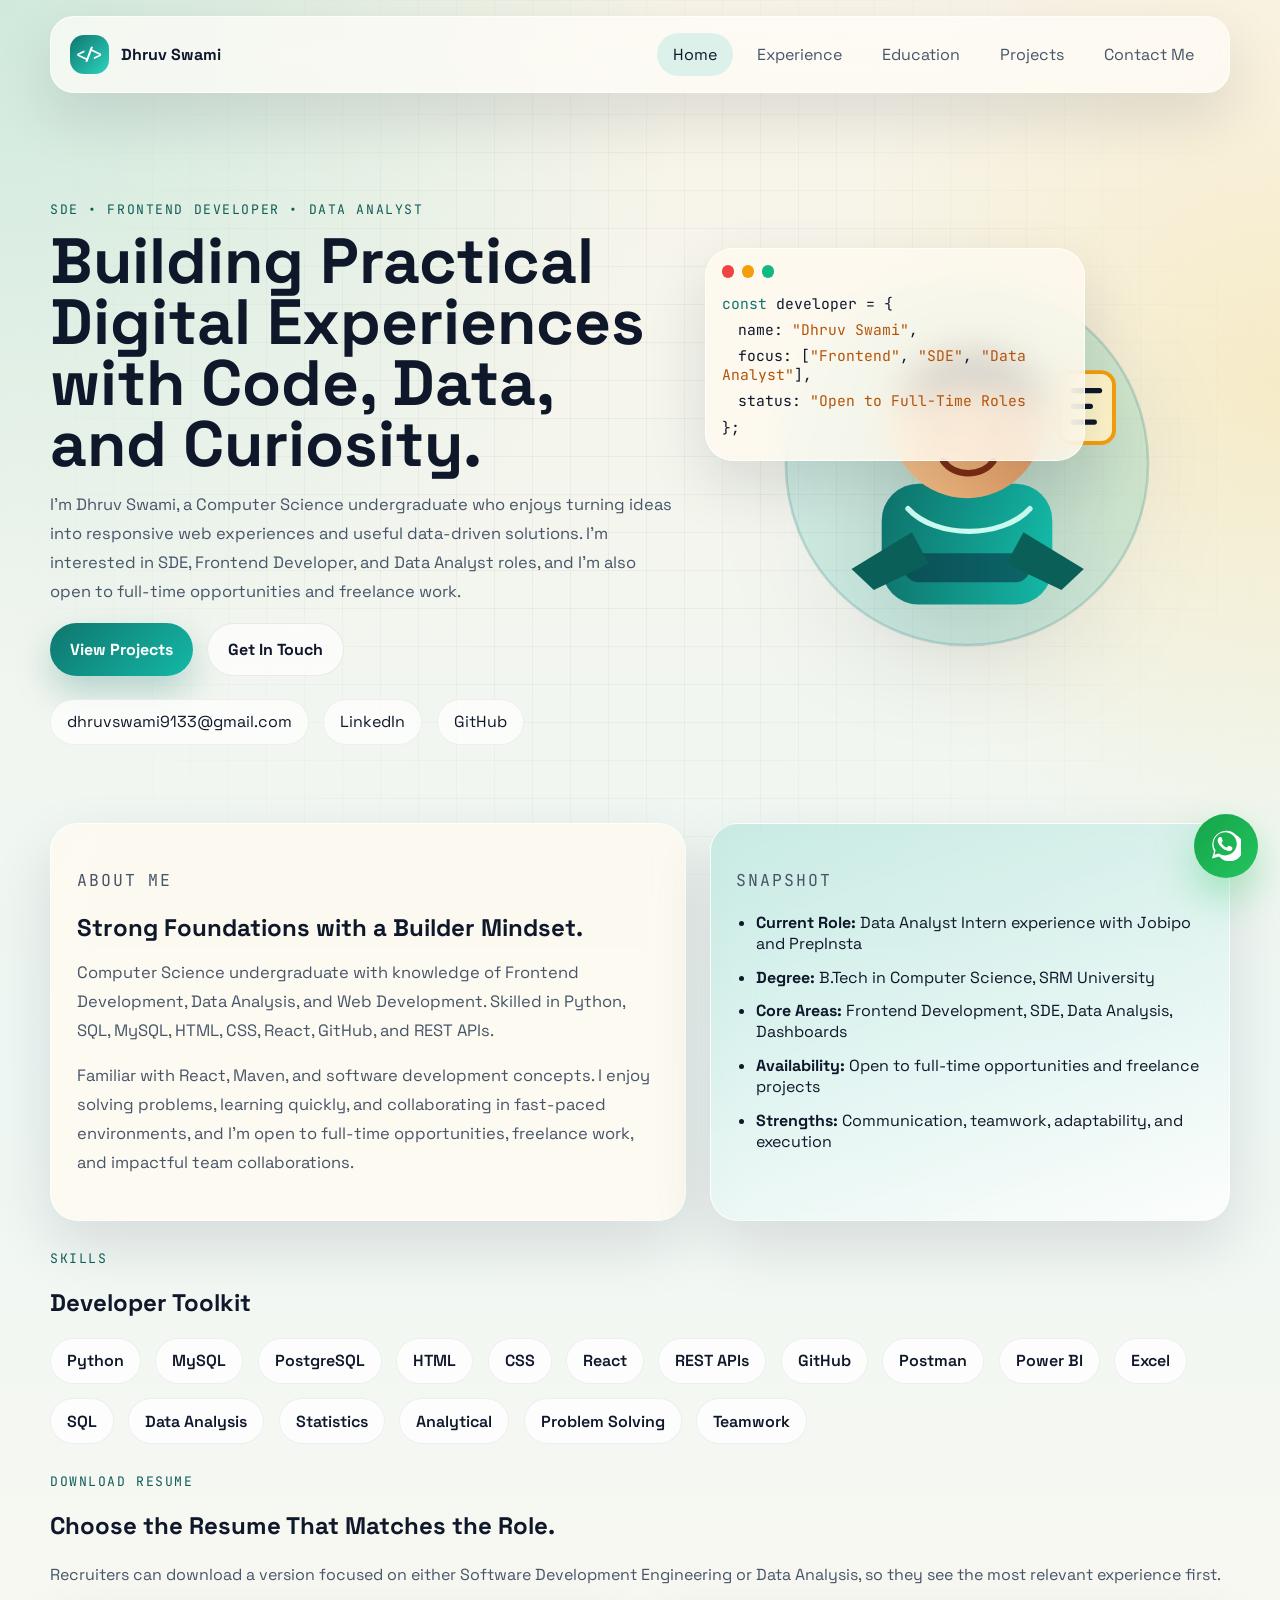
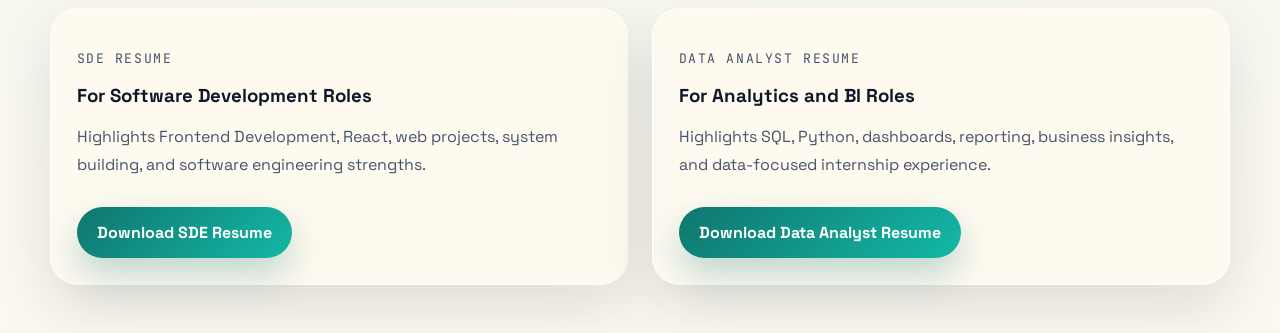
<file: index.html>
<!DOCTYPE html>
<html lang="en">
  <head>
    <meta charset="UTF-8" />
    <meta name="viewport" content="width=device-width, initial-scale=1.0" />
    <title>Dhruv Swami | SDE, Frontend Developer & Data Analyst</title>
    <meta
      name="description"
      content="Interactive resume and portfolio of Dhruv Swami, a Computer Science undergraduate focused on Frontend Development, SDE roles, Data Analysis, and Web Development."
    />
    <link rel="preconnect" href="https://fonts.googleapis.com" />
    <link rel="preconnect" href="https://fonts.gstatic.com" crossorigin />
    <link
      href="https://fonts.googleapis.com/css2?family=JetBrains+Mono:wght@400;600;700&family=Space+Grotesk:wght@400;500;700&display=swap"
      rel="stylesheet"
    />
    <link rel="stylesheet" href="styles.css" />
  </head>
  <body data-page="home">
    <div class="page-shell">
      <header class="site-header">
        <a class="brand" href="index.html">
          <span class="brand-mark">&lt;/&gt;</span>
          <span>Dhruv Swami</span>
        </a>
        <nav class="site-nav" aria-label="Primary navigation">
          <a href="index.html" data-nav="home">Home</a>
          <a href="experience.html" data-nav="experience">Experience</a>
          <a href="education.html" data-nav="education">Education</a>
          <a href="projects.html" data-nav="projects">Projects</a>
          <a href="contact.html" data-nav="contact">Contact Me</a>
        </nav>
      </header>

      <main>
        <section class="hero section reveal">
          <div class="hero-copy">
            <p class="eyebrow">SDE • Frontend Developer • Data Analyst</p>
            <h1>Building Practical Digital Experiences with Code, Data, and Curiosity.</h1>
            <p class="lead">
              I’m Dhruv Swami, a Computer Science undergraduate who enjoys turning ideas
              into responsive web experiences and useful data-driven solutions. I’m
              interested in SDE, Frontend Developer, and Data Analyst roles, and I’m
              also open to full-time opportunities and freelance work.
            </p>
            <div class="hero-actions">
              <a class="button button-primary" href="projects.html">View Projects</a>
              <a class="button button-secondary" href="contact.html">Get In Touch</a>
            </div>
            <div class="contact-pills">
              <a href="mailto:dhruvswami9133@gmail.com">dhruvswami9133@gmail.com</a>
              <a href="https://www.linkedin.com/in/dhruv-swami/" target="_blank" rel="noreferrer">LinkedIn</a>
              <a href="https://github.com/Dhruv9133" target="_blank" rel="noreferrer">GitHub</a>
            </div>
          </div>

          <div class="hero-visual reveal">
            <div class="code-window floating">
              <div class="window-bar">
                <span></span><span></span><span></span>
              </div>
              <div class="window-content">
                <p><span class="code-key">const</span> developer = {</p>
                <p><span class="code-indent">name:</span> <span class="code-string">"Dhruv Swami"</span>,</p>
                <p><span class="code-indent">focus:</span> [<span class="code-string">"Frontend"</span>, <span class="code-string">"SDE"</span>, <span class="code-string">"Data Analyst"</span>],</p>
                <p><span class="code-indent">status:</span> <span class="code-string typing-text"></span></p>
                <p>};</p>
              </div>
            </div>

            <div class="developer-character">
              <svg viewBox="0 0 320 320" aria-hidden="true">
                <defs>
                  <linearGradient id="skin" x1="0%" x2="100%">
                    <stop offset="0%" stop-color="#f6c28b" />
                    <stop offset="100%" stop-color="#e09a62" />
                  </linearGradient>
                  <linearGradient id="hoodie" x1="0%" x2="100%">
                    <stop offset="0%" stop-color="#0f766e" />
                    <stop offset="100%" stop-color="#14b8a6" />
                  </linearGradient>
                </defs>
                <circle cx="160" cy="160" r="138" class="character-halo" />
                <rect x="95" y="175" width="130" height="92" rx="28" fill="url(#hoodie)" />
                <circle cx="160" cy="128" r="58" fill="url(#skin)" />
                <path d="M109 112c8-42 97-57 112 4-17-8-37-14-56-14-20 0-42 8-56 10z" fill="#1f2937" />
                <circle cx="140" cy="133" r="5" fill="#1f2937" />
                <circle cx="181" cy="133" r="5" fill="#1f2937" />
                <path d="M142 158c9 12 29 12 38 0" fill="none" stroke="#7c2d12" stroke-width="5" stroke-linecap="round" />
                <path d="M115 194c21 23 72 23 93 0" fill="none" stroke="#ccfbf1" stroke-width="4" stroke-linecap="round" />
                <rect x="112" y="228" width="96" height="22" rx="11" fill="#083344" opacity="0.6" />
                <path d="M72 240l46-28 13 24-42 20z" fill="#0b5f59" />
                <path d="M249 240l-46-28-13 24 42 20z" fill="#0b5f59" />
                <rect x="230" y="90" width="42" height="54" rx="10" class="mini-card" />
                <path d="M241 104h20M241 116h13M241 128h16" stroke="#0f172a" stroke-width="4" stroke-linecap="round" />
              </svg>
            </div>
          </div>
        </section>

        <section class="section about-grid">
          <article class="info-card reveal">
            <p class="section-tag">About Me</p>
            <h2>Strong Foundations with a Builder Mindset.</h2>
            <p>
              Computer Science undergraduate with knowledge of Frontend Development,
              Data Analysis, and Web Development. Skilled in Python, SQL, MySQL, HTML,
              CSS, React, GitHub, and REST APIs.
            </p>
            <p>
              Familiar with React, Maven, and software development
              concepts. I enjoy solving problems, learning quickly, and collaborating in
              fast-paced environments, and I’m open to full-time opportunities,
              freelance work, and impactful team collaborations.
            </p>
          </article>

          <article class="info-card highlight reveal">
            <p class="section-tag">Snapshot</p>
            <ul class="stat-list">
              <li><strong>Current Role:</strong> Data Analyst Intern experience with Jobipo and PrepInsta</li>
              <li><strong>Degree:</strong> B.Tech in Computer Science, SRM University</li>
              <li><strong>Core Areas:</strong> Frontend Development, SDE, Data Analysis, Dashboards</li>
              <li><strong>Availability:</strong> Open to full-time opportunities and freelance projects</li>
              <li><strong>Strengths:</strong> Communication, teamwork, adaptability, and execution</li>
            </ul>
          </article>
        </section>

        <section class="section skills-section reveal">
          <div class="section-heading">
            <p class="section-tag">Skills</p>
            <h2>Developer Toolkit</h2>
          </div>
          <div class="chip-grid">
            <span>Python</span>
            <span>MySQL</span>
            <span>PostgreSQL</span>
            <span>HTML</span>
            <span>CSS</span>
            <span>React</span>
            <span>REST APIs</span>
            <span>GitHub</span>
            <span>Postman</span>
            <span>Power BI</span>
            <span>Excel</span>
            <span>SQL</span>
            <span>Data Analysis</span>
            <span>Statistics</span>
            <span>Analytical</span>
            <span>Problem Solving</span>
            <span>Teamwork</span>
          </div>
        </section>

        <section class="section resume-download-section reveal">
          <div class="section-heading">
            <p class="section-tag">Download Resume</p>
            <h2>Choose the Resume That Matches the Role.</h2>
            <p class="download-copy">
              Recruiters can download a version focused on either Software Development
              Engineering or Data Analysis, so they see the most relevant experience
              first.
            </p>
          </div>
          <div class="download-grid">
            <article class="download-card">
              <p class="project-type">SDE Resume</p>
              <h3>For Software Development Roles</h3>
              <p>
                Highlights Frontend Development, React, web projects, system building,
                and software engineering strengths.
              </p>
              <a class="button button-primary" href="Dhruv_Swami_SDE_Resume.pdf" download="Dhruv_Swami_SDE_Resume.pdf">
                Download SDE Resume
              </a>
            </article>
            <article class="download-card">
              <p class="project-type">Data Analyst Resume</p>
              <h3>For Analytics and BI Roles</h3>
              <p>
                Highlights SQL, Python, dashboards, reporting, business insights, and
                data-focused internship experience.
              </p>
              <a
                class="button button-primary"
                href="Dhruv_Swami_Data_Analyst_Resume.pdf"
                download="Dhruv_Swami_Data_Analyst_Resume.pdf"
              >
                Download Data Analyst Resume
              </a>
            </article>
          </div>
        </section>
      </main>
    </div>

    <a
      class="whatsapp-fab"
      href="https://wa.me/919664128188"
      target="_blank"
      rel="noreferrer"
      aria-label="Chat on WhatsApp"
    >
      <svg viewBox="0 0 32 32" aria-hidden="true">
        <path
          d="M27.1 4.8A14.7 14.7 0 0 0 4.2 22.6L2 30l7.6-2A14.7 14.7 0 1 0 27 5l.1-.2Zm-11.2 22a12.2 12.2 0 0 1-6.2-1.7l-.5-.3-4.5 1.2 1.2-4.4-.3-.5a12.2 12.2 0 1 1 10.3 5.7Zm6.7-9.1c-.4-.2-2.1-1-2.4-1.1-.3-.1-.6-.2-.9.2s-1 1.1-1.2 1.3c-.2.2-.5.3-.9.1-.4-.2-1.7-.6-3.2-2-.9-.8-1.6-1.9-1.8-2.2-.2-.4 0-.6.2-.8.2-.2.4-.5.6-.7.2-.2.3-.4.4-.7.1-.2.1-.5 0-.7-.1-.2-.9-2.2-1.2-3-.3-.7-.6-.6-.9-.6h-.8c-.3 0-.7.1-1 .5-.4.4-1.4 1.3-1.4 3.2 0 1.9 1.4 3.7 1.6 4 .2.2 2.8 4.3 6.7 5.9 3.9 1.7 3.9 1.1 4.6 1.1.7 0 2.1-.9 2.4-1.8.3-.9.3-1.7.2-1.8 0-.2-.3-.3-.7-.5Z"
        />
      </svg>
    </a>

    <script src="script.js"></script>
  </body>
</html>
</file>
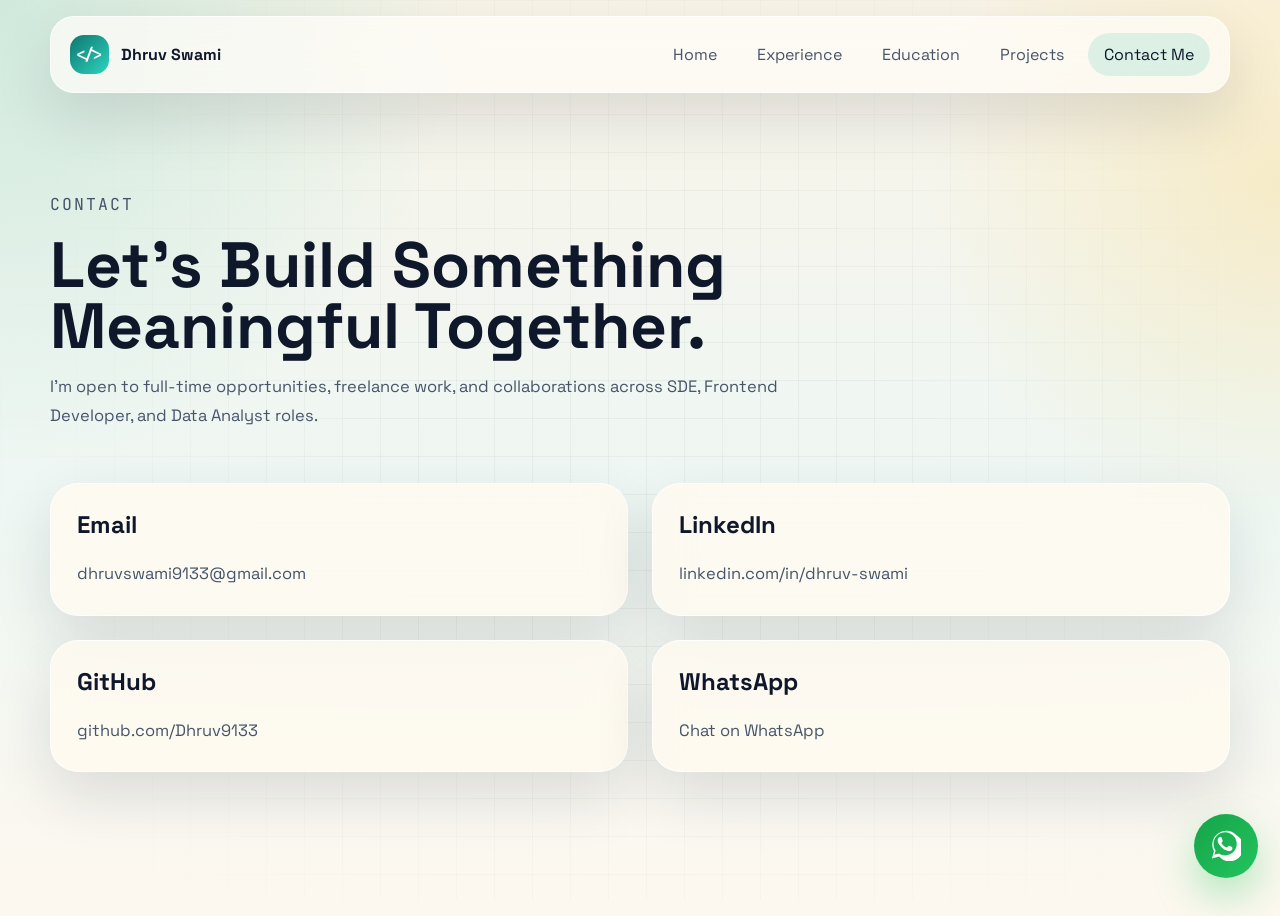
<file: contact.html>
<!DOCTYPE html>
<html lang="en">
  <head>
    <meta charset="UTF-8" />
    <meta name="viewport" content="width=device-width, initial-scale=1.0" />
    <title>Contact | Dhruv Swami</title>
    <link rel="preconnect" href="https://fonts.googleapis.com" />
    <link rel="preconnect" href="https://fonts.gstatic.com" crossorigin />
    <link
      href="https://fonts.googleapis.com/css2?family=JetBrains+Mono:wght@400;600;700&family=Space+Grotesk:wght@400;500;700&display=swap"
      rel="stylesheet"
    />
    <link rel="stylesheet" href="styles.css" />
  </head>
  <body data-page="contact">
    <div class="page-shell">
      <header class="site-header">
        <a class="brand" href="index.html">
          <span class="brand-mark">&lt;/&gt;</span>
          <span>Dhruv Swami</span>
        </a>
        <nav class="site-nav" aria-label="Primary navigation">
          <a href="index.html" data-nav="home">Home</a>
          <a href="experience.html" data-nav="experience">Experience</a>
          <a href="education.html" data-nav="education">Education</a>
          <a href="projects.html" data-nav="projects">Projects</a>
          <a href="contact.html" data-nav="contact">Contact Me</a>
        </nav>
      </header>

      <main class="inner-page">
        <section class="page-intro reveal">
          <p class="section-tag">Contact</p>
          <h1>Let’s Build Something Meaningful Together.</h1>
          <p>
            I’m open to full-time opportunities, freelance work, and collaborations
            across SDE, Frontend Developer, and Data Analyst roles.
          </p>
        </section>

        <section class="contact-grid">
          <article class="contact-card reveal">
            <h2>Email</h2>
            <a href="mailto:dhruvswami9133@gmail.com">dhruvswami9133@gmail.com</a>
          </article>

          <article class="contact-card reveal">
            <h2>LinkedIn</h2>
            <a href="https://www.linkedin.com/in/dhruv-swami/" target="_blank" rel="noreferrer">
              linkedin.com/in/dhruv-swami
            </a>
          </article>

          <article class="contact-card reveal">
            <h2>GitHub</h2>
            <a href="https://github.com/Dhruv9133" target="_blank" rel="noreferrer">
              github.com/Dhruv9133
            </a>
          </article>

          <article class="contact-card reveal">
            <h2>WhatsApp</h2>
            <a href="https://wa.me/919664128188" target="_blank" rel="noreferrer">
              Chat on WhatsApp
            </a>
          </article>
        </section>
      </main>
    </div>

    <a
      class="whatsapp-fab"
      href="https://wa.me/919664128188"
      target="_blank"
      rel="noreferrer"
      aria-label="Chat on WhatsApp"
    >
      <svg viewBox="0 0 32 32" aria-hidden="true">
        <path
          d="M27.1 4.8A14.7 14.7 0 0 0 4.2 22.6L2 30l7.6-2A14.7 14.7 0 1 0 27 5l.1-.2Zm-11.2 22a12.2 12.2 0 0 1-6.2-1.7l-.5-.3-4.5 1.2 1.2-4.4-.3-.5a12.2 12.2 0 1 1 10.3 5.7Zm6.7-9.1c-.4-.2-2.1-1-2.4-1.1-.3-.1-.6-.2-.9.2s-1 1.1-1.2 1.3c-.2.2-.5.3-.9.1-.4-.2-1.7-.6-3.2-2-.9-.8-1.6-1.9-1.8-2.2-.2-.4 0-.6.2-.8.2-.2.4-.5.6-.7.2-.2.3-.4.4-.7.1-.2.1-.5 0-.7-.1-.2-.9-2.2-1.2-3-.3-.7-.6-.6-.9-.6h-.8c-.3 0-.7.1-1 .5-.4.4-1.4 1.3-1.4 3.2 0 1.9 1.4 3.7 1.6 4 .2.2 2.8 4.3 6.7 5.9 3.9 1.7 3.9 1.1 4.6 1.1.7 0 2.1-.9 2.4-1.8.3-.9.3-1.7.2-1.8 0-.2-.3-.3-.7-.5Z"
        />
      </svg>
    </a>

    <script src="script.js"></script>
  </body>
</html>
</file>
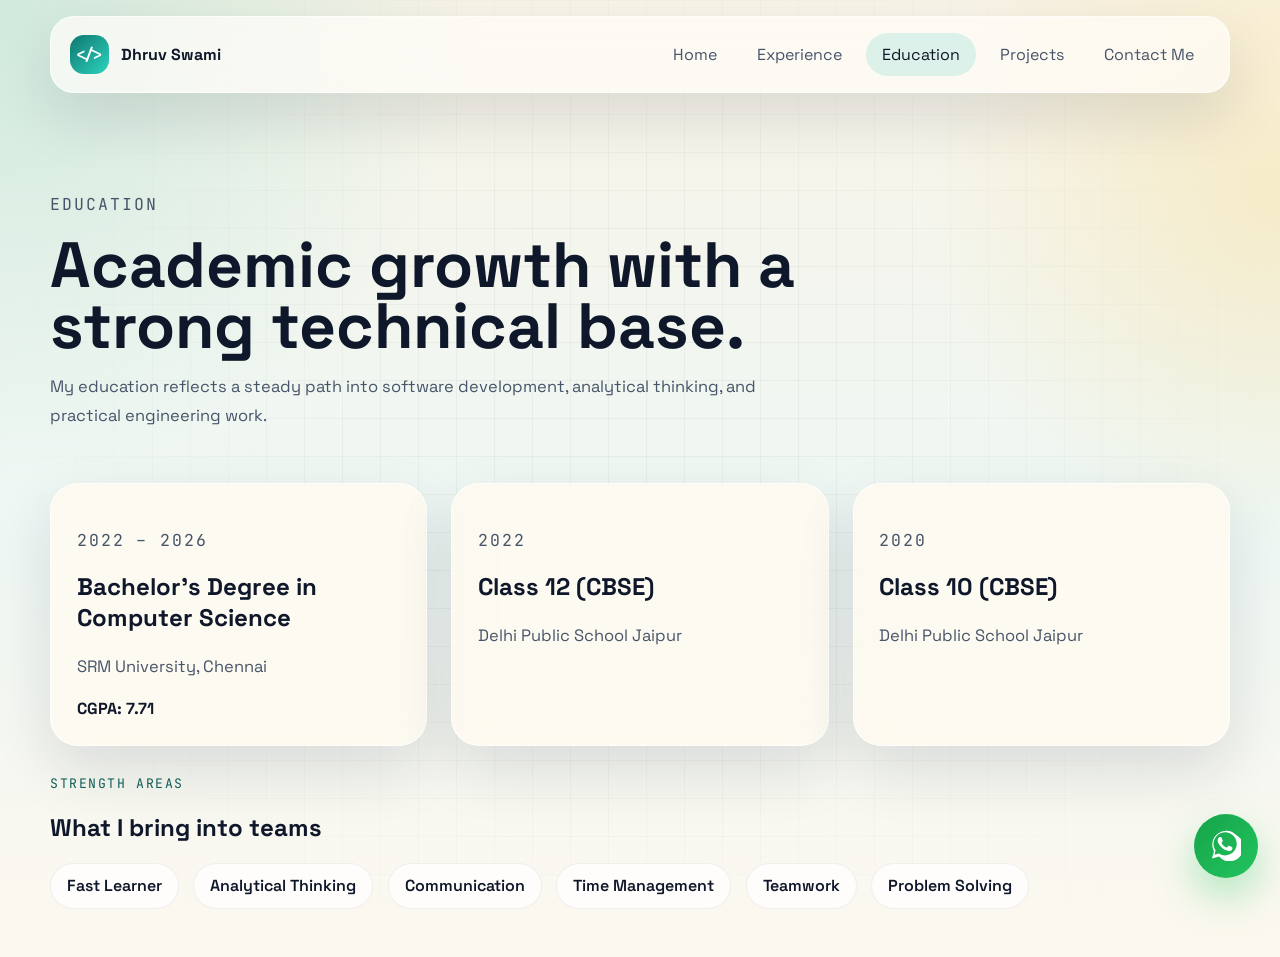
<file: education.html>
<!DOCTYPE html>
<html lang="en">
  <head>
    <meta charset="UTF-8" />
    <meta name="viewport" content="width=device-width, initial-scale=1.0" />
    <title>Education | Dhruv Swami</title>
    <link rel="preconnect" href="https://fonts.googleapis.com" />
    <link rel="preconnect" href="https://fonts.gstatic.com" crossorigin />
    <link
      href="https://fonts.googleapis.com/css2?family=JetBrains+Mono:wght@400;600;700&family=Space+Grotesk:wght@400;500;700&display=swap"
      rel="stylesheet"
    />
    <link rel="stylesheet" href="styles.css" />
  </head>
  <body data-page="education">
    <div class="page-shell">
      <header class="site-header">
        <a class="brand" href="index.html">
          <span class="brand-mark">&lt;/&gt;</span>
          <span>Dhruv Swami</span>
        </a>
        <nav class="site-nav" aria-label="Primary navigation">
          <a href="index.html" data-nav="home">Home</a>
          <a href="experience.html" data-nav="experience">Experience</a>
          <a href="education.html" data-nav="education">Education</a>
          <a href="projects.html" data-nav="projects">Projects</a>
          <a href="contact.html" data-nav="contact">Contact Me</a>
        </nav>
      </header>

      <main class="inner-page">
        <section class="page-intro reveal">
          <p class="section-tag">Education</p>
          <h1>Academic growth with a strong technical base.</h1>
          <p>
            My education reflects a steady path into software development, analytical
            thinking, and practical engineering work.
          </p>
        </section>

        <section class="education-grid">
          <article class="education-card reveal">
            <p class="year-label">2022 – 2026</p>
            <h2>Bachelor’s Degree in Computer Science</h2>
            <p>SRM University, Chennai</p>
            <strong>CGPA: 7.71</strong>
          </article>

          <article class="education-card reveal">
            <p class="year-label">2022</p>
            <h2>Class 12 (CBSE)</h2>
            <p>Delhi Public School Jaipur</p>
          </article>

          <article class="education-card reveal">
            <p class="year-label">2020</p>
            <h2>Class 10 (CBSE)</h2>
            <p>Delhi Public School Jaipur</p>
          </article>
        </section>

        <section class="section reveal">
          <div class="section-heading">
            <p class="section-tag">Strength Areas</p>
            <h2>What I bring into teams</h2>
          </div>
          <div class="chip-grid">
            <span>Fast Learner</span>
            <span>Analytical Thinking</span>
            <span>Communication</span>
            <span>Time Management</span>
            <span>Teamwork</span>
            <span>Problem Solving</span>
          </div>
        </section>
      </main>
    </div>

    <a
      class="whatsapp-fab"
      href="https://wa.me/919664128188"
      target="_blank"
      rel="noreferrer"
      aria-label="Chat on WhatsApp"
    >
      <svg viewBox="0 0 32 32" aria-hidden="true">
        <path
          d="M27.1 4.8A14.7 14.7 0 0 0 4.2 22.6L2 30l7.6-2A14.7 14.7 0 1 0 27 5l.1-.2Zm-11.2 22a12.2 12.2 0 0 1-6.2-1.7l-.5-.3-4.5 1.2 1.2-4.4-.3-.5a12.2 12.2 0 1 1 10.3 5.7Zm6.7-9.1c-.4-.2-2.1-1-2.4-1.1-.3-.1-.6-.2-.9.2s-1 1.1-1.2 1.3c-.2.2-.5.3-.9.1-.4-.2-1.7-.6-3.2-2-.9-.8-1.6-1.9-1.8-2.2-.2-.4 0-.6.2-.8.2-.2.4-.5.6-.7.2-.2.3-.4.4-.7.1-.2.1-.5 0-.7-.1-.2-.9-2.2-1.2-3-.3-.7-.6-.6-.9-.6h-.8c-.3 0-.7.1-1 .5-.4.4-1.4 1.3-1.4 3.2 0 1.9 1.4 3.7 1.6 4 .2.2 2.8 4.3 6.7 5.9 3.9 1.7 3.9 1.1 4.6 1.1.7 0 2.1-.9 2.4-1.8.3-.9.3-1.7.2-1.8 0-.2-.3-.3-.7-.5Z"
        />
      </svg>
    </a>

    <script src="script.js"></script>
  </body>
</html>
</file>
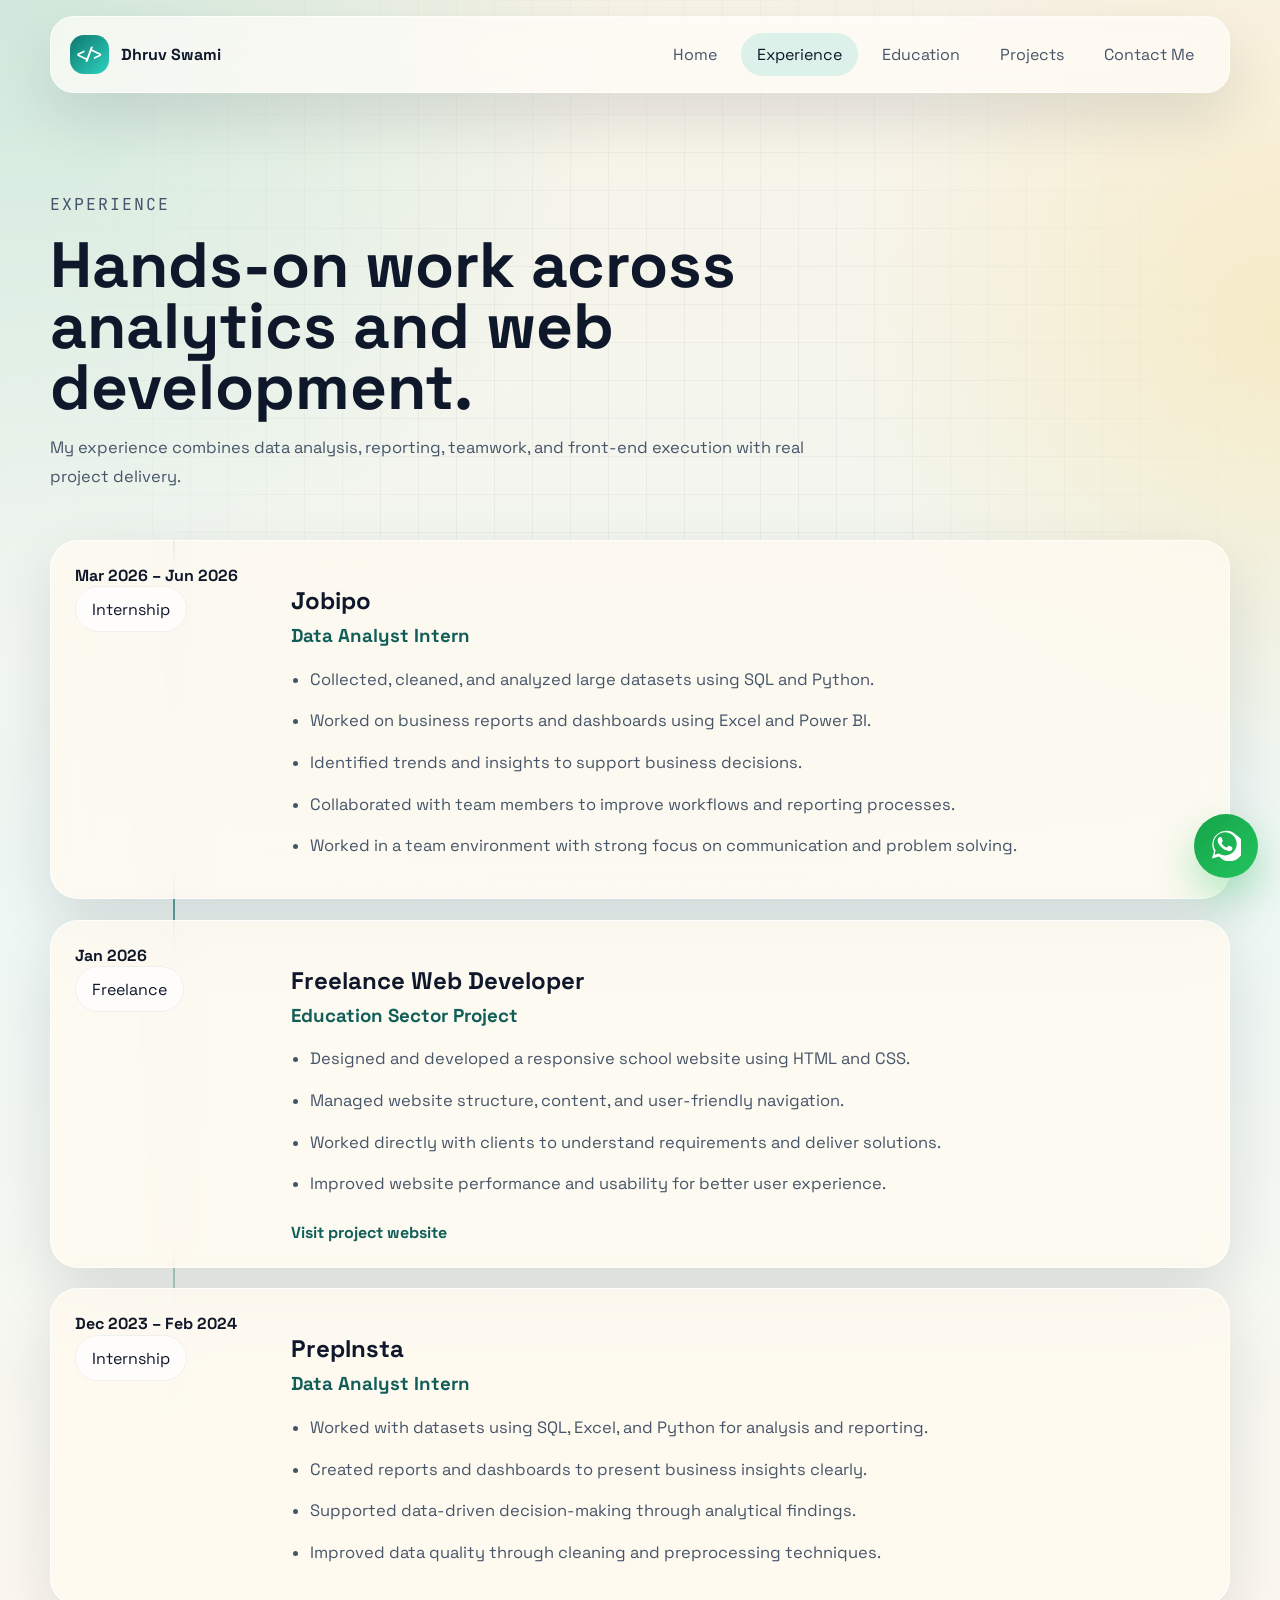
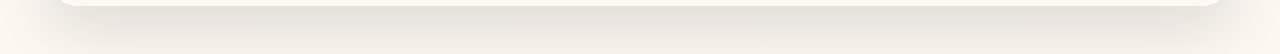
<file: experience.html>
<!DOCTYPE html>
<html lang="en">
  <head>
    <meta charset="UTF-8" />
    <meta name="viewport" content="width=device-width, initial-scale=1.0" />
    <title>Experience | Dhruv Swami</title>
    <link rel="preconnect" href="https://fonts.googleapis.com" />
    <link rel="preconnect" href="https://fonts.gstatic.com" crossorigin />
    <link
      href="https://fonts.googleapis.com/css2?family=JetBrains+Mono:wght@400;600;700&family=Space+Grotesk:wght@400;500;700&display=swap"
      rel="stylesheet"
    />
    <link rel="stylesheet" href="styles.css" />
  </head>
  <body data-page="experience">
    <div class="page-shell">
      <header class="site-header">
        <a class="brand" href="index.html">
          <span class="brand-mark">&lt;/&gt;</span>
          <span>Dhruv Swami</span>
        </a>
        <nav class="site-nav" aria-label="Primary navigation">
          <a href="index.html" data-nav="home">Home</a>
          <a href="experience.html" data-nav="experience">Experience</a>
          <a href="education.html" data-nav="education">Education</a>
          <a href="projects.html" data-nav="projects">Projects</a>
          <a href="contact.html" data-nav="contact">Contact Me</a>
        </nav>
      </header>

      <main class="inner-page">
        <section class="page-intro reveal">
          <p class="section-tag">Experience</p>
          <h1>Hands-on work across analytics and web development.</h1>
          <p>
            My experience combines data analysis, reporting, teamwork, and front-end
            execution with real project delivery.
          </p>
        </section>

        <section class="timeline">
          <article class="timeline-card reveal">
            <div class="timeline-meta">
              <p>Mar 2026 – Jun 2026</p>
              <span>Internship</span>
            </div>
            <div class="timeline-body">
              <h2>Jobipo</h2>
              <h3>Data Analyst Intern</h3>
              <ul>
                <li>Collected, cleaned, and analyzed large datasets using SQL and Python.</li>
                <li>Worked on business reports and dashboards using Excel and Power BI.</li>
                <li>Identified trends and insights to support business decisions.</li>
                <li>Collaborated with team members to improve workflows and reporting processes.</li>
                <li>Worked in a team environment with strong focus on communication and problem solving.</li>
              </ul>
            </div>
          </article>

          <article class="timeline-card reveal">
            <div class="timeline-meta">
              <p>Jan 2026</p>
              <span>Freelance</span>
            </div>
            <div class="timeline-body">
              <h2>Freelance Web Developer</h2>
              <h3>Education Sector Project</h3>
              <ul>
                <li>Designed and developed a responsive school website using HTML and CSS.</li>
                <li>Managed website structure, content, and user-friendly navigation.</li>
                <li>Worked directly with clients to understand requirements and deliver solutions.</li>
                <li>Improved website performance and usability for better user experience.</li>
              </ul>
              <a
                class="inline-link"
                href="https://stsamuelbalesar.in"
                target="_blank"
                rel="noreferrer"
              >
                Visit project website
              </a>
            </div>
          </article>

          <article class="timeline-card reveal">
            <div class="timeline-meta">
              <p>Dec 2023 – Feb 2024</p>
              <span>Internship</span>
            </div>
            <div class="timeline-body">
              <h2>PrepInsta</h2>
              <h3>Data Analyst Intern</h3>
              <ul>
                <li>Worked with datasets using SQL, Excel, and Python for analysis and reporting.</li>
                <li>Created reports and dashboards to present business insights clearly.</li>
                <li>Supported data-driven decision-making through analytical findings.</li>
                <li>Improved data quality through cleaning and preprocessing techniques.</li>
              </ul>
            </div>
          </article>
        </section>
      </main>
    </div>

    <a
      class="whatsapp-fab"
      href="https://wa.me/919664128188"
      target="_blank"
      rel="noreferrer"
      aria-label="Chat on WhatsApp"
    >
      <svg viewBox="0 0 32 32" aria-hidden="true">
        <path
          d="M27.1 4.8A14.7 14.7 0 0 0 4.2 22.6L2 30l7.6-2A14.7 14.7 0 1 0 27 5l.1-.2Zm-11.2 22a12.2 12.2 0 0 1-6.2-1.7l-.5-.3-4.5 1.2 1.2-4.4-.3-.5a12.2 12.2 0 1 1 10.3 5.7Zm6.7-9.1c-.4-.2-2.1-1-2.4-1.1-.3-.1-.6-.2-.9.2s-1 1.1-1.2 1.3c-.2.2-.5.3-.9.1-.4-.2-1.7-.6-3.2-2-.9-.8-1.6-1.9-1.8-2.2-.2-.4 0-.6.2-.8.2-.2.4-.5.6-.7.2-.2.3-.4.4-.7.1-.2.1-.5 0-.7-.1-.2-.9-2.2-1.2-3-.3-.7-.6-.6-.9-.6h-.8c-.3 0-.7.1-1 .5-.4.4-1.4 1.3-1.4 3.2 0 1.9 1.4 3.7 1.6 4 .2.2 2.8 4.3 6.7 5.9 3.9 1.7 3.9 1.1 4.6 1.1.7 0 2.1-.9 2.4-1.8.3-.9.3-1.7.2-1.8 0-.2-.3-.3-.7-.5Z"
        />
      </svg>
    </a>

    <script src="script.js"></script>
  </body>
</html>
</file>
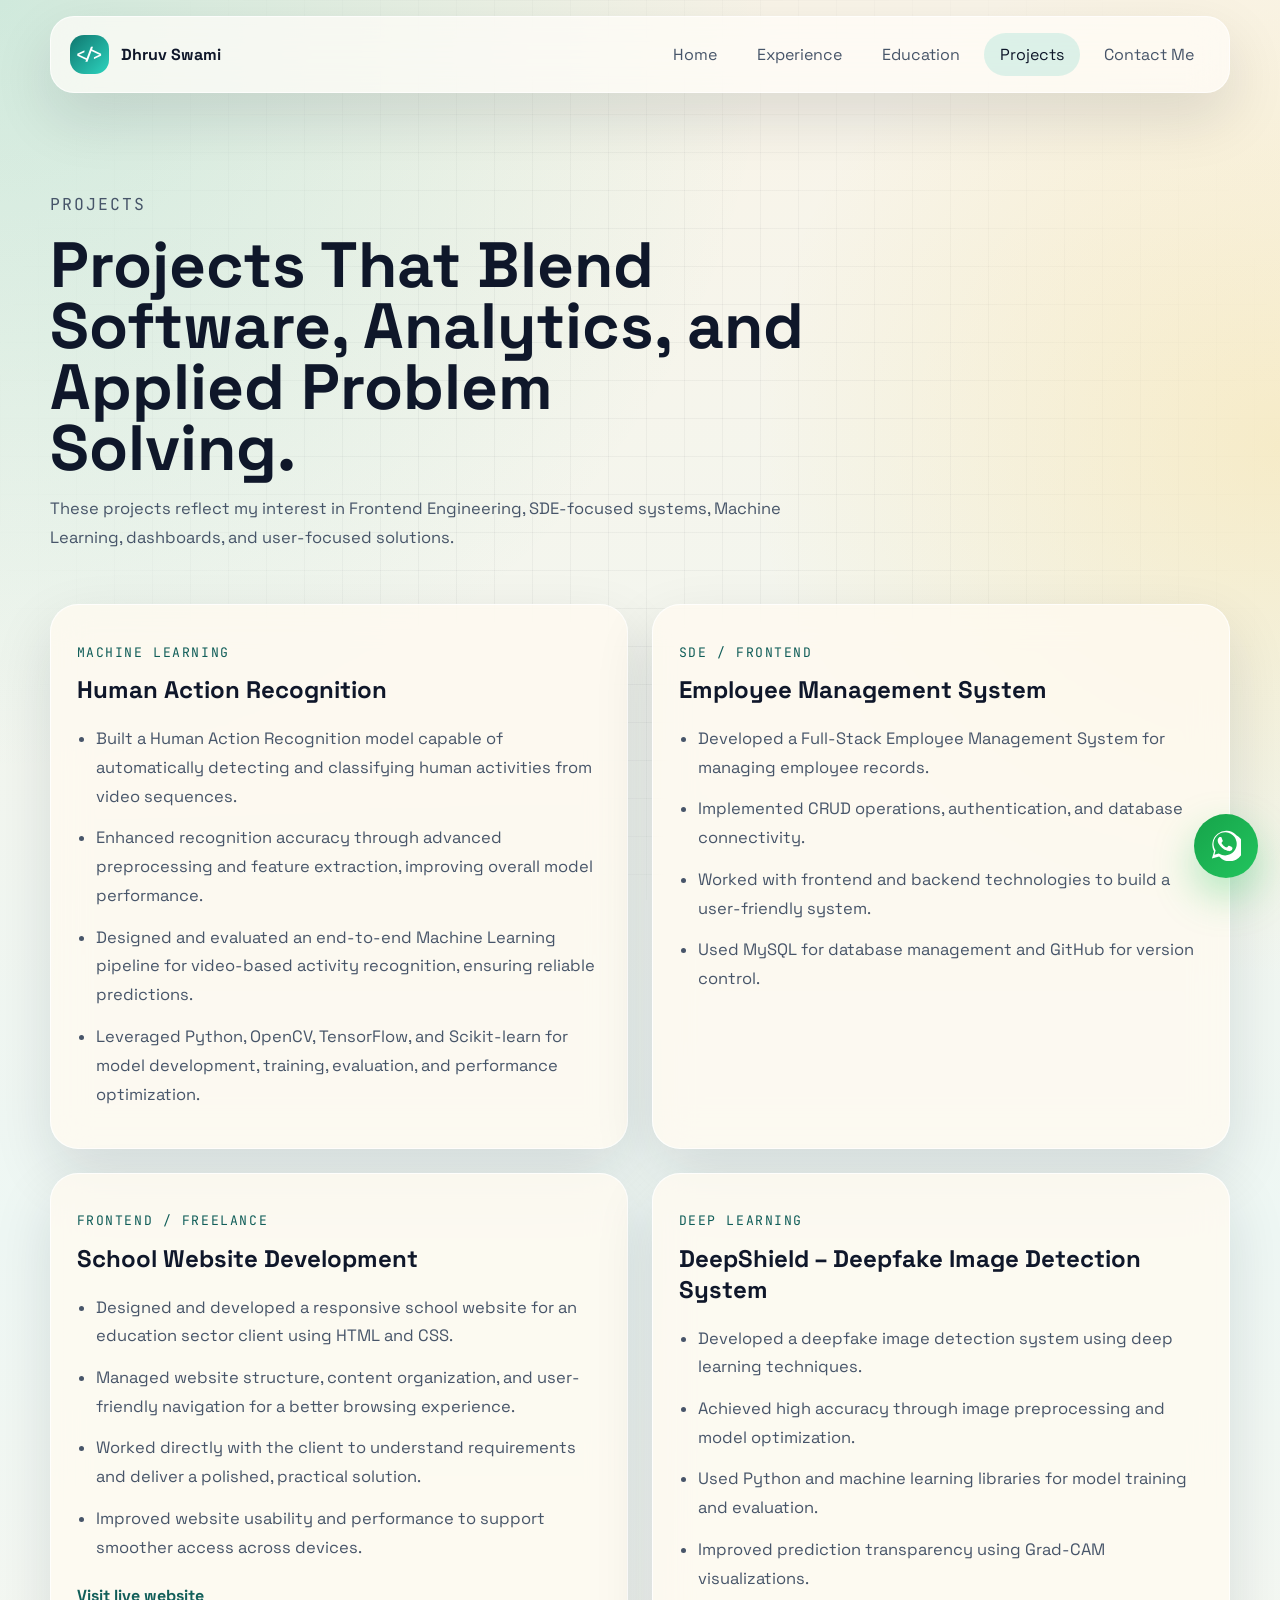
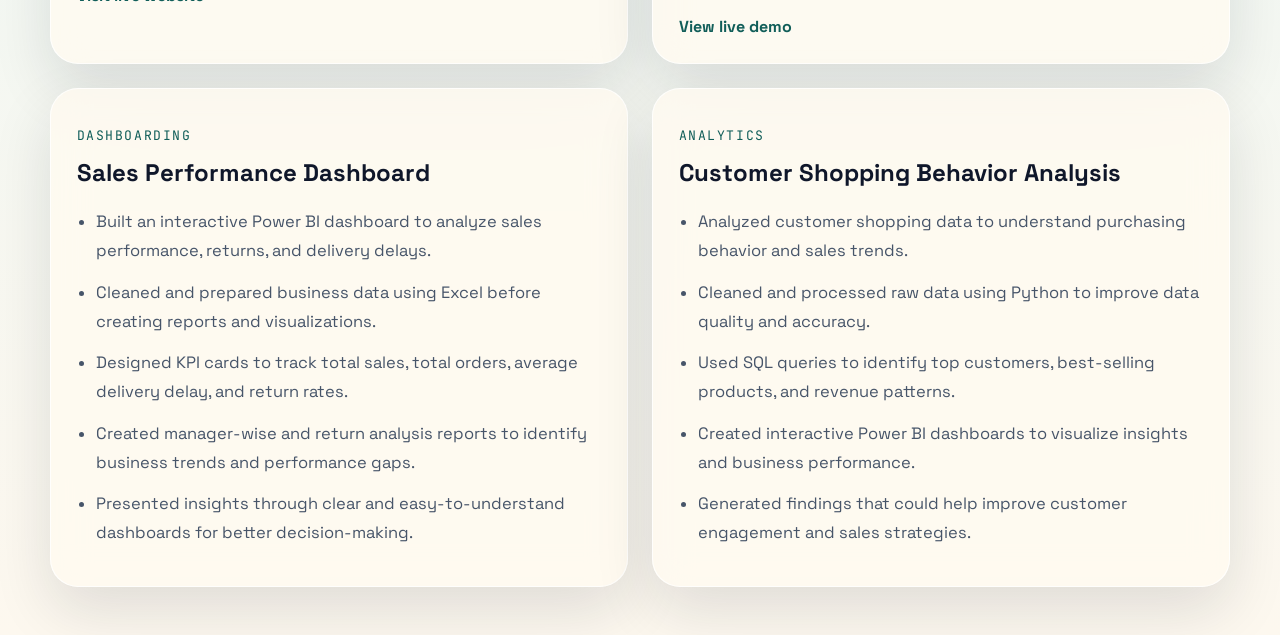
<file: projects.html>
<!DOCTYPE html>
<html lang="en">
  <head>
    <meta charset="UTF-8" />
    <meta name="viewport" content="width=device-width, initial-scale=1.0" />
    <title>Projects | Dhruv Swami</title>
    <link rel="preconnect" href="https://fonts.googleapis.com" />
    <link rel="preconnect" href="https://fonts.gstatic.com" crossorigin />
    <link
      href="https://fonts.googleapis.com/css2?family=JetBrains+Mono:wght@400;600;700&family=Space+Grotesk:wght@400;500;700&display=swap"
      rel="stylesheet"
    />
    <link rel="stylesheet" href="styles.css" />
  </head>
  <body data-page="projects">
    <div class="page-shell">
      <header class="site-header">
        <a class="brand" href="index.html">
          <span class="brand-mark">&lt;/&gt;</span>
          <span>Dhruv Swami</span>
        </a>
        <nav class="site-nav" aria-label="Primary navigation">
          <a href="index.html" data-nav="home">Home</a>
          <a href="experience.html" data-nav="experience">Experience</a>
          <a href="education.html" data-nav="education">Education</a>
          <a href="projects.html" data-nav="projects">Projects</a>
          <a href="contact.html" data-nav="contact">Contact Me</a>
        </nav>
      </header>

      <main class="inner-page">
        <section class="page-intro reveal">
          <p class="section-tag">Projects</p>
          <h1>Projects That Blend Software, Analytics, and Applied Problem Solving.</h1>
          <p>
            These projects reflect my interest in Frontend Engineering, SDE-focused systems, Machine Learning,
            dashboards, and user-focused solutions.
          </p>
        </section>

        <section class="project-grid">
          <article class="project-card reveal">
            <p class="project-type">Machine Learning</p>
            <h2>Human Action Recognition</h2>
            <ul>
              <li>Built a Human Action Recognition model capable of automatically detecting and classifying human activities from video sequences.</li>
              <li>Enhanced recognition accuracy through advanced preprocessing and feature extraction, improving overall model performance.</li>
              <li>Designed and evaluated an end-to-end Machine Learning pipeline for video-based activity recognition, ensuring reliable predictions.</li>
              <li>Leveraged Python, OpenCV, TensorFlow, and Scikit-learn for model development, training, evaluation, and performance optimization.</li>
            </ul>
          </article>

          <article class="project-card reveal">
            <p class="project-type">SDE / Frontend</p>
            <h2>Employee Management System</h2>
            <ul>
              <li>Developed a Full-Stack Employee Management System for managing employee records.</li>
              <li>Implemented CRUD operations, authentication, and database connectivity.</li>
              <li>Worked with frontend and backend technologies to build a user-friendly system.</li>
              <li>Used MySQL for database management and GitHub for version control.</li>
            </ul>
          </article>

          <article class="project-card reveal">
            <p class="project-type">Frontend / Freelance</p>
            <h2>School Website Development</h2>
            <ul>
              <li>Designed and developed a responsive school website for an education sector client using HTML and CSS.</li>
              <li>Managed website structure, content organization, and user-friendly navigation for a better browsing experience.</li>
              <li>Worked directly with the client to understand requirements and deliver a polished, practical solution.</li>
              <li>Improved website usability and performance to support smoother access across devices.</li>
            </ul>
            <a
              class="inline-link"
              href="https://stsamuelbalesar.in"
              target="_blank"
              rel="noreferrer"
            >
              Visit live website
            </a>
          </article>

          <article class="project-card reveal">
            <p class="project-type">Deep Learning</p>
            <h2>DeepShield – Deepfake Image Detection System</h2>
            <ul>
              <li>Developed a deepfake image detection system using deep learning techniques.</li>
              <li>Achieved high accuracy through image preprocessing and model optimization.</li>
              <li>Used Python and machine learning libraries for model training and evaluation.</li>
              <li>Improved prediction transparency using Grad-CAM visualizations.</li>
            </ul>
            <a
              class="inline-link"
              href="https://deepfakeimagedetector.streamlit.app"
              target="_blank"
              rel="noreferrer"
            >
              View live demo
            </a>
          </article>

          <article class="project-card reveal">
            <p class="project-type">Dashboarding</p>
            <h2>Sales Performance Dashboard</h2>
            <ul>
              <li>Built an interactive Power BI dashboard to analyze sales performance, returns, and delivery delays.</li>
              <li>Cleaned and prepared business data using Excel before creating reports and visualizations.</li>
              <li>Designed KPI cards to track total sales, total orders, average delivery delay, and return rates.</li>
              <li>Created manager-wise and return analysis reports to identify business trends and performance gaps.</li>
              <li>Presented insights through clear and easy-to-understand dashboards for better decision-making.</li>
            </ul>
          </article>

          <article class="project-card reveal">
            <p class="project-type">Analytics</p>
            <h2>Customer Shopping Behavior Analysis</h2>
            <ul>
              <li>Analyzed customer shopping data to understand purchasing behavior and sales trends.</li>
              <li>Cleaned and processed raw data using Python to improve data quality and accuracy.</li>
              <li>Used SQL queries to identify top customers, best-selling products, and revenue patterns.</li>
              <li>Created interactive Power BI dashboards to visualize insights and business performance.</li>
              <li>Generated findings that could help improve customer engagement and sales strategies.</li>
            </ul>
          </article>
        </section>
      </main>
    </div>

    <a
      class="whatsapp-fab"
      href="https://wa.me/919664128188"
      target="_blank"
      rel="noreferrer"
      aria-label="Chat on WhatsApp"
    >
      <svg viewBox="0 0 32 32" aria-hidden="true">
        <path
          d="M27.1 4.8A14.7 14.7 0 0 0 4.2 22.6L2 30l7.6-2A14.7 14.7 0 1 0 27 5l.1-.2Zm-11.2 22a12.2 12.2 0 0 1-6.2-1.7l-.5-.3-4.5 1.2 1.2-4.4-.3-.5a12.2 12.2 0 1 1 10.3 5.7Zm6.7-9.1c-.4-.2-2.1-1-2.4-1.1-.3-.1-.6-.2-.9.2s-1 1.1-1.2 1.3c-.2.2-.5.3-.9.1-.4-.2-1.7-.6-3.2-2-.9-.8-1.6-1.9-1.8-2.2-.2-.4 0-.6.2-.8.2-.2.4-.5.6-.7.2-.2.3-.4.4-.7.1-.2.1-.5 0-.7-.1-.2-.9-2.2-1.2-3-.3-.7-.6-.6-.9-.6h-.8c-.3 0-.7.1-1 .5-.4.4-1.4 1.3-1.4 3.2 0 1.9 1.4 3.7 1.6 4 .2.2 2.8 4.3 6.7 5.9 3.9 1.7 3.9 1.1 4.6 1.1.7 0 2.1-.9 2.4-1.8.3-.9.3-1.7.2-1.8 0-.2-.3-.3-.7-.5Z"
        />
      </svg>
    </a>

    <script src="script.js"></script>
  </body>
</html>
</file>
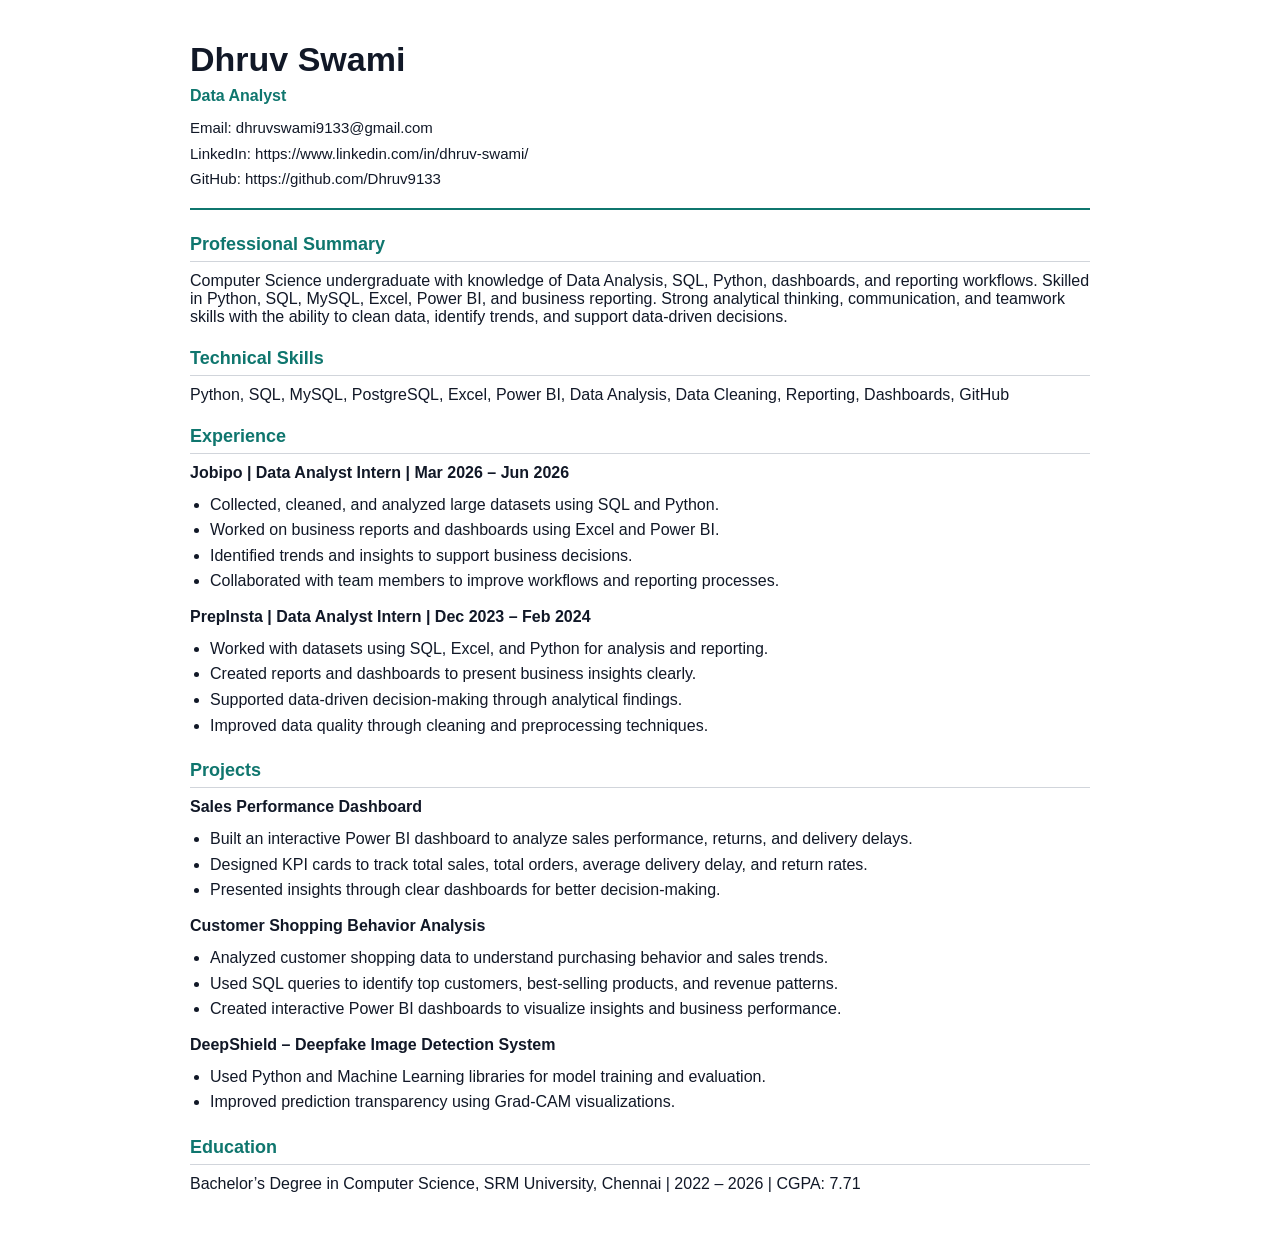
<file: resume-data-analyst.html>
<!DOCTYPE html>
<html lang="en">
  <head>
    <meta charset="UTF-8" />
    <meta name="viewport" content="width=device-width, initial-scale=1.0" />
    <title>Dhruv Swami | Data Analyst Resume</title>
    <style>
      body { margin: 0; padding: 40px 24px; font-family: Arial, sans-serif; color: #111827; background: #ffffff; }
      .resume { max-width: 900px; margin: 0 auto; }
      h1, h2, p { margin: 0; }
      header { border-bottom: 2px solid #0f766e; padding-bottom: 16px; margin-bottom: 24px; }
      h1 { font-size: 34px; margin-bottom: 8px; }
      .role { color: #0f766e; font-weight: 700; margin-bottom: 10px; }
      .links { line-height: 1.7; font-size: 15px; }
      section { margin-bottom: 22px; }
      h2 { font-size: 18px; color: #0f766e; border-bottom: 1px solid #d1d5db; padding-bottom: 6px; margin-bottom: 10px; }
      ul { margin: 10px 0 0; padding-left: 20px; line-height: 1.6; }
      .item { margin-bottom: 14px; }
      .item strong { display: block; margin-bottom: 4px; }
    </style>
  </head>
  <body>
    <main class="resume">
      <header>
        <h1>Dhruv Swami</h1>
        <p class="role">Data Analyst</p>
        <div class="links">
          <div>Email: dhruvswami9133@gmail.com</div>
          <div>LinkedIn: https://www.linkedin.com/in/dhruv-swami/</div>
          <div>GitHub: https://github.com/Dhruv9133</div>
        </div>
      </header>
      <section>
        <h2>Professional Summary</h2>
        <p>
          Computer Science undergraduate with knowledge of Data Analysis, SQL, Python,
          dashboards, and reporting workflows. Skilled in Python, SQL, MySQL, Excel,
          Power BI, and business reporting. Strong analytical thinking, communication,
          and teamwork skills with the ability to clean data, identify trends, and
          support data-driven decisions.
        </p>
      </section>
      <section>
        <h2>Technical Skills</h2>
        <p>Python, SQL, MySQL, PostgreSQL, Excel, Power BI, Data Analysis, Data Cleaning, Reporting, Dashboards, GitHub</p>
      </section>
      <section>
        <h2>Experience</h2>
        <div class="item">
          <strong>Jobipo | Data Analyst Intern | Mar 2026 – Jun 2026</strong>
          <ul>
            <li>Collected, cleaned, and analyzed large datasets using SQL and Python.</li>
            <li>Worked on business reports and dashboards using Excel and Power BI.</li>
            <li>Identified trends and insights to support business decisions.</li>
            <li>Collaborated with team members to improve workflows and reporting processes.</li>
          </ul>
        </div>
        <div class="item">
          <strong>PrepInsta | Data Analyst Intern | Dec 2023 – Feb 2024</strong>
          <ul>
            <li>Worked with datasets using SQL, Excel, and Python for analysis and reporting.</li>
            <li>Created reports and dashboards to present business insights clearly.</li>
            <li>Supported data-driven decision-making through analytical findings.</li>
            <li>Improved data quality through cleaning and preprocessing techniques.</li>
          </ul>
        </div>
      </section>
      <section>
        <h2>Projects</h2>
        <div class="item">
          <strong>Sales Performance Dashboard</strong>
          <ul>
            <li>Built an interactive Power BI dashboard to analyze sales performance, returns, and delivery delays.</li>
            <li>Designed KPI cards to track total sales, total orders, average delivery delay, and return rates.</li>
            <li>Presented insights through clear dashboards for better decision-making.</li>
          </ul>
        </div>
        <div class="item">
          <strong>Customer Shopping Behavior Analysis</strong>
          <ul>
            <li>Analyzed customer shopping data to understand purchasing behavior and sales trends.</li>
            <li>Used SQL queries to identify top customers, best-selling products, and revenue patterns.</li>
            <li>Created interactive Power BI dashboards to visualize insights and business performance.</li>
          </ul>
        </div>
        <div class="item">
          <strong>DeepShield – Deepfake Image Detection System</strong>
          <ul>
            <li>Used Python and Machine Learning libraries for model training and evaluation.</li>
            <li>Improved prediction transparency using Grad-CAM visualizations.</li>
          </ul>
        </div>
      </section>
      <section>
        <h2>Education</h2>
        <p>Bachelor’s Degree in Computer Science, SRM University, Chennai | 2022 – 2026 | CGPA: 7.71</p>
      </section>
    </main>
  </body>
</html>
</file>
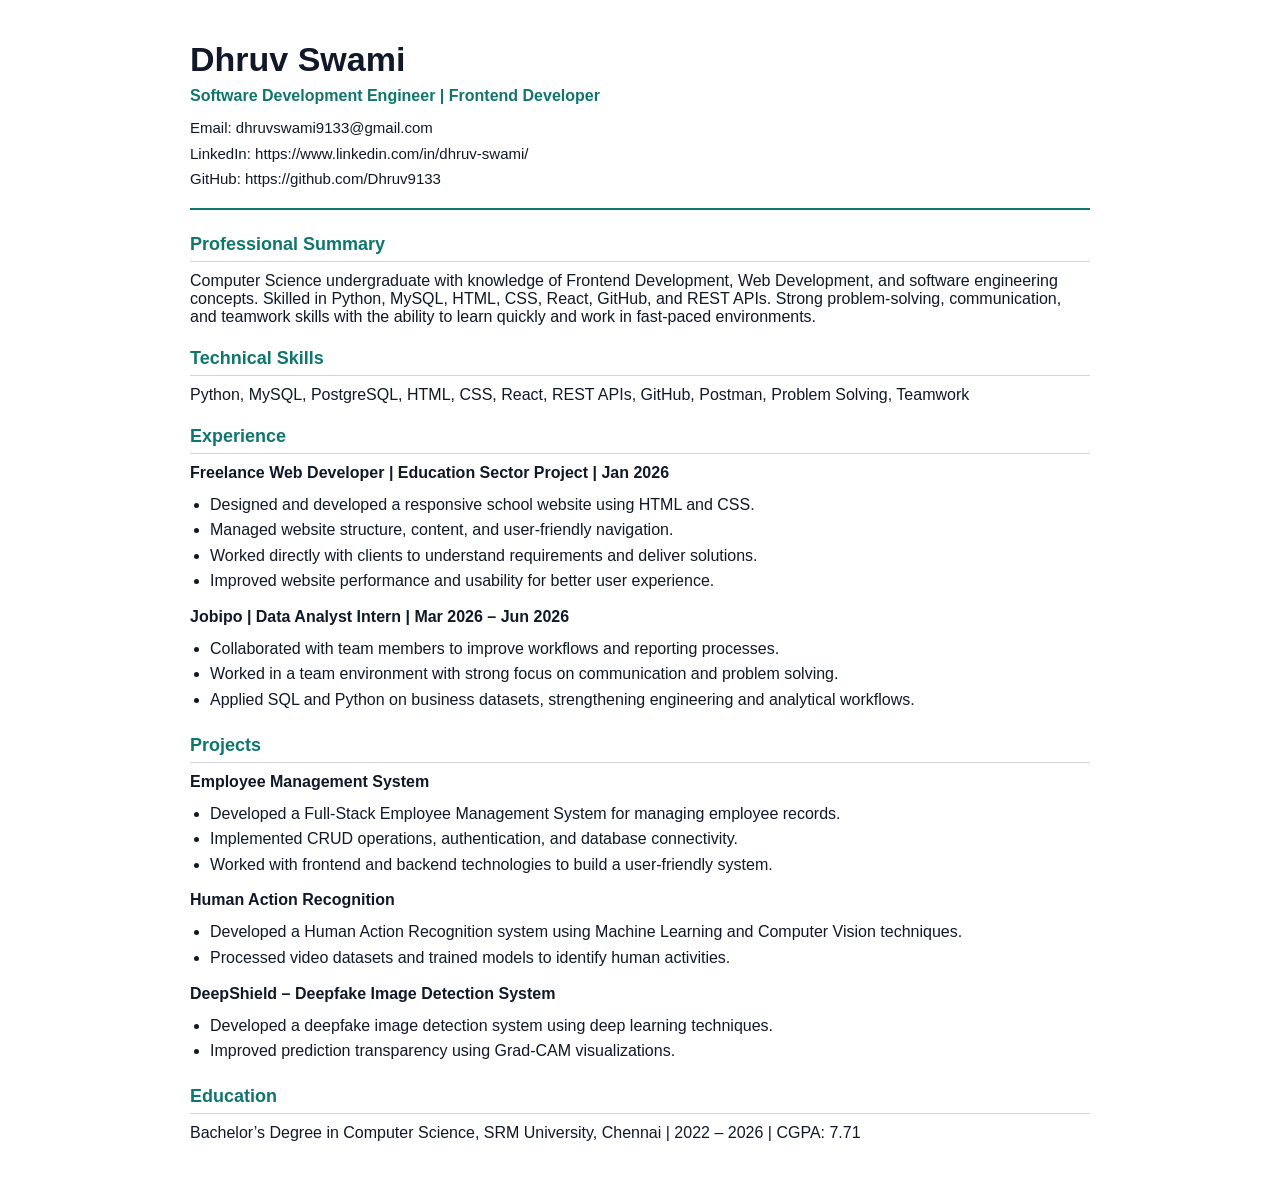
<file: resume-sde.html>
<!DOCTYPE html>
<html lang="en">
  <head>
    <meta charset="UTF-8" />
    <meta name="viewport" content="width=device-width, initial-scale=1.0" />
    <title>Dhruv Swami | SDE Resume</title>
    <style>
      body { margin: 0; padding: 40px 24px; font-family: Arial, sans-serif; color: #111827; background: #ffffff; }
      .resume { max-width: 900px; margin: 0 auto; }
      h1, h2, p { margin: 0; }
      header { border-bottom: 2px solid #0f766e; padding-bottom: 16px; margin-bottom: 24px; }
      h1 { font-size: 34px; margin-bottom: 8px; }
      .role { color: #0f766e; font-weight: 700; margin-bottom: 10px; }
      .links { line-height: 1.7; font-size: 15px; }
      section { margin-bottom: 22px; }
      h2 { font-size: 18px; color: #0f766e; border-bottom: 1px solid #d1d5db; padding-bottom: 6px; margin-bottom: 10px; }
      ul { margin: 10px 0 0; padding-left: 20px; line-height: 1.6; }
      .item { margin-bottom: 14px; }
      .item strong { display: block; margin-bottom: 4px; }
    </style>
  </head>
  <body>
    <main class="resume">
      <header>
        <h1>Dhruv Swami</h1>
        <p class="role">Software Development Engineer | Frontend Developer</p>
        <div class="links">
          <div>Email: dhruvswami9133@gmail.com</div>
          <div>LinkedIn: https://www.linkedin.com/in/dhruv-swami/</div>
          <div>GitHub: https://github.com/Dhruv9133</div>
        </div>
      </header>
      <section>
        <h2>Professional Summary</h2>
        <p>
          Computer Science undergraduate with knowledge of Frontend Development, Web
          Development, and software engineering concepts. Skilled in Python, MySQL,
          HTML, CSS, React, GitHub, and REST APIs. Strong problem-solving,
          communication, and teamwork skills with the ability to learn quickly and work
          in fast-paced environments.
        </p>
      </section>
      <section>
        <h2>Technical Skills</h2>
        <p>Python, MySQL, PostgreSQL, HTML, CSS, React, REST APIs, GitHub, Postman, Problem Solving, Teamwork</p>
      </section>
      <section>
        <h2>Experience</h2>
        <div class="item">
          <strong>Freelance Web Developer | Education Sector Project | Jan 2026</strong>
          <ul>
            <li>Designed and developed a responsive school website using HTML and CSS.</li>
            <li>Managed website structure, content, and user-friendly navigation.</li>
            <li>Worked directly with clients to understand requirements and deliver solutions.</li>
            <li>Improved website performance and usability for better user experience.</li>
          </ul>
        </div>
        <div class="item">
          <strong>Jobipo | Data Analyst Intern | Mar 2026 – Jun 2026</strong>
          <ul>
            <li>Collaborated with team members to improve workflows and reporting processes.</li>
            <li>Worked in a team environment with strong focus on communication and problem solving.</li>
            <li>Applied SQL and Python on business datasets, strengthening engineering and analytical workflows.</li>
          </ul>
        </div>
      </section>
      <section>
        <h2>Projects</h2>
        <div class="item">
          <strong>Employee Management System</strong>
          <ul>
            <li>Developed a Full-Stack Employee Management System for managing employee records.</li>
            <li>Implemented CRUD operations, authentication, and database connectivity.</li>
            <li>Worked with frontend and backend technologies to build a user-friendly system.</li>
          </ul>
        </div>
        <div class="item">
          <strong>Human Action Recognition</strong>
          <ul>
            <li>Developed a Human Action Recognition system using Machine Learning and Computer Vision techniques.</li>
            <li>Processed video datasets and trained models to identify human activities.</li>
          </ul>
        </div>
        <div class="item">
          <strong>DeepShield – Deepfake Image Detection System</strong>
          <ul>
            <li>Developed a deepfake image detection system using deep learning techniques.</li>
            <li>Improved prediction transparency using Grad-CAM visualizations.</li>
          </ul>
        </div>
      </section>
      <section>
        <h2>Education</h2>
        <p>Bachelor’s Degree in Computer Science, SRM University, Chennai | 2022 – 2026 | CGPA: 7.71</p>
      </section>
    </main>
  </body>
</html>
</file>
<file: styles.css>
:root {
  --bg: #f3efe5;
  --bg-soft: #fffaf0;
  --surface: rgba(255, 250, 240, 0.8);
  --surface-strong: #fffdf8;
  --text: #0f172a;
  --muted: #475569;
  --accent: #0f766e;
  --accent-strong: #115e59;
  --accent-soft: #ccfbf1;
  --line: rgba(15, 23, 42, 0.1);
  --shadow: 0 24px 60px rgba(15, 23, 42, 0.12);
}

* {
  box-sizing: border-box;
}

html {
  scroll-behavior: smooth;
}

body {
  margin: 0;
  min-height: 100vh;
  font-family: "Space Grotesk", sans-serif;
  color: var(--text);
  background:
    radial-gradient(circle at top left, rgba(20, 184, 166, 0.18), transparent 30%),
    radial-gradient(circle at right 20%, rgba(251, 191, 36, 0.18), transparent 24%),
    linear-gradient(180deg, #f9f4e8 0%, #eef7f4 55%, #fdf8ef 100%);
  overflow-x: hidden;
}

body::before {
  content: "";
  position: fixed;
  inset: 0;
  background-image:
    linear-gradient(rgba(15, 23, 42, 0.04) 1px, transparent 1px),
    linear-gradient(90deg, rgba(15, 23, 42, 0.04) 1px, transparent 1px);
  background-size: 38px 38px;
  mask-image: radial-gradient(circle at center, black 30%, transparent 85%);
  pointer-events: none;
}

a {
  color: inherit;
  text-decoration: none;
}

.page-shell {
  width: min(1180px, calc(100% - 2rem));
  margin: 0 auto;
  padding-bottom: 3rem;
}

.site-header {
  position: sticky;
  top: 1rem;
  z-index: 20;
  display: flex;
  justify-content: space-between;
  align-items: center;
  gap: 1rem;
  margin: 1rem 0 2rem;
  padding: 1rem 1.2rem;
  background: rgba(255, 253, 248, 0.72);
  border: 1px solid rgba(255, 255, 255, 0.7);
  backdrop-filter: blur(18px);
  border-radius: 24px;
  box-shadow: var(--shadow);
}

.brand {
  display: inline-flex;
  align-items: center;
  gap: 0.75rem;
  font-weight: 700;
}

.brand-mark {
  display: inline-grid;
  place-items: center;
  width: 2.4rem;
  height: 2.4rem;
  border-radius: 14px;
  background: linear-gradient(135deg, var(--accent), #2dd4bf);
  color: white;
  font-family: "JetBrains Mono", monospace;
}

.site-nav {
  display: flex;
  align-items: center;
  gap: 0.5rem;
  flex-wrap: wrap;
  justify-content: flex-end;
}

.site-nav a {
  padding: 0.7rem 1rem;
  border-radius: 999px;
  color: var(--muted);
  transition: 0.25s ease;
}

.site-nav a:hover,
.site-nav a.active {
  color: var(--text);
  background: rgba(20, 184, 166, 0.14);
}

.hero,
.about-grid,
.contact-grid,
.education-grid,
.project-grid,
.download-grid {
  display: grid;
  gap: 1.5rem;
}

.hero {
  grid-template-columns: 1.2fr 1fr;
  align-items: center;
  padding: 2rem 0 1rem;
  min-height: 74vh;
}

.eyebrow,
.section-tag,
.project-type,
.year-label {
  text-transform: uppercase;
  letter-spacing: 0.12em;
  font-size: 0.82rem;
  font-family: "JetBrains Mono", monospace;
  color: var(--accent-strong);
}

.hero h1,
.page-intro h1 {
  font-size: clamp(2.6rem, 5vw, 5rem);
  line-height: 0.95;
  margin: 0.8rem 0 1rem;
}

.lead,
.page-intro p,
.info-card p,
.timeline-body li,
.project-card li,
.contact-card a,
.education-card p {
  color: var(--muted);
  line-height: 1.75;
  font-size: 1.03rem;
}

.hero-actions,
.contact-pills,
.chip-grid {
  display: flex;
  flex-wrap: wrap;
  gap: 0.9rem;
}

.button {
  display: inline-flex;
  align-items: center;
  justify-content: center;
  padding: 0.95rem 1.25rem;
  border-radius: 999px;
  font-weight: 700;
  transition: transform 0.25s ease, box-shadow 0.25s ease, background 0.25s ease;
}

.button:hover {
  transform: translateY(-2px);
}

.button-primary {
  background: linear-gradient(135deg, var(--accent), #14b8a6);
  color: white;
  box-shadow: 0 16px 36px rgba(15, 118, 110, 0.28);
}

.button-secondary {
  background: rgba(255, 255, 255, 0.7);
  border: 1px solid rgba(15, 23, 42, 0.08);
}

.contact-pills {
  margin-top: 1.4rem;
}

.contact-pills a,
.chip-grid span,
.timeline-meta span {
  padding: 0.72rem 1rem;
  border-radius: 999px;
  background: rgba(255, 255, 255, 0.72);
  border: 1px solid rgba(15, 23, 42, 0.06);
}

.hero-visual {
  position: relative;
  display: grid;
  place-items: center;
  min-height: 520px;
}

.code-window,
.info-card,
.timeline-card,
.education-card,
.project-card,
.contact-card,
.download-card {
  background: var(--surface);
  border: 1px solid rgba(255, 255, 255, 0.8);
  border-radius: 28px;
  box-shadow: var(--shadow);
  backdrop-filter: blur(18px);
}

.code-window {
  position: absolute;
  top: 8%;
  left: 0;
  width: min(380px, 92%);
  padding: 1rem;
  z-index: 2;
}

.window-bar {
  display: flex;
  gap: 0.45rem;
  margin-bottom: 1rem;
}

.window-bar span {
  width: 0.8rem;
  height: 0.8rem;
  border-radius: 50%;
  background: #f59e0b;
}

.window-bar span:nth-child(1) {
  background: #ef4444;
}

.window-bar span:nth-child(2) {
  background: #f59e0b;
}

.window-bar span:nth-child(3) {
  background: #10b981;
}

.window-content {
  font-family: "JetBrains Mono", monospace;
  font-size: 0.92rem;
}

.window-content p {
  margin: 0.45rem 0;
}

.code-key {
  color: #0f766e;
}

.code-string {
  color: #b45309;
}

.code-indent {
  margin-left: 1rem;
  display: inline-block;
}

.developer-character {
  width: min(420px, 100%);
  filter: drop-shadow(0 30px 50px rgba(15, 23, 42, 0.15));
}

.developer-character svg {
  width: 100%;
  height: auto;
}

.character-halo {
  fill: rgba(20, 184, 166, 0.16);
  stroke: rgba(15, 118, 110, 0.2);
  stroke-width: 2;
}

.mini-card {
  fill: #fef3c7;
  stroke: #f59e0b;
  stroke-width: 3;
}

.section,
.inner-page {
  padding: 1rem 0 0;
}

.about-grid {
  grid-template-columns: 1.1fr 0.9fr;
  margin-top: 1rem;
}

.info-card,
.education-card,
.project-card,
.contact-card,
.download-card {
  padding: 1.6rem;
}

.highlight {
  background: linear-gradient(160deg, rgba(20, 184, 166, 0.18), rgba(255, 255, 255, 0.78));
}

.stat-list,
.timeline-body ul,
.project-card ul {
  padding-left: 1.2rem;
  margin: 0.8rem 0 0;
}

.stat-list li,
.timeline-body li,
.project-card li {
  margin-bottom: 0.8rem;
}

.section-heading {
  margin-bottom: 1rem;
}

.chip-grid span {
  font-weight: 600;
}

.page-intro {
  max-width: 760px;
  padding: 2rem 0 1rem;
}

.timeline {
  position: relative;
  display: grid;
  gap: 1.3rem;
  margin-top: 1rem;
}

.timeline::before {
  content: "";
  position: absolute;
  left: 123px;
  top: 0;
  bottom: 0;
  width: 2px;
  background: linear-gradient(var(--accent), transparent);
}

.timeline-card {
  display: grid;
  grid-template-columns: 200px 1fr;
  gap: 1rem;
  padding: 1.5rem;
}

.timeline-meta p,
.timeline-body h3,
.contact-card h2,
.education-card h2,
.project-card h2,
.info-card h2 {
  margin-top: 0;
}

.timeline-meta p {
  margin-bottom: 0.8rem;
  font-weight: 700;
}

.timeline-body h2,
.page-intro h1,
.info-card h2 {
  margin-bottom: 0.5rem;
}

.timeline-body h3 {
  color: var(--accent-strong);
}

.education-grid {
  grid-template-columns: repeat(3, minmax(0, 1fr));
  margin-top: 1.2rem;
}

.project-grid {
  grid-template-columns: repeat(2, minmax(0, 1fr));
  margin-top: 1.2rem;
}

.download-grid {
  grid-template-columns: repeat(2, minmax(0, 1fr));
  margin-top: 1.2rem;
}

.contact-grid {
  grid-template-columns: repeat(2, minmax(0, 1fr));
  margin-top: 1.2rem;
}

.download-copy,
.download-card p {
  color: var(--muted);
  line-height: 1.75;
}

.download-card h3 {
  margin-top: 0;
  margin-bottom: 0.65rem;
}

.download-card .button {
  margin-top: 0.75rem;
}

.inline-link {
  display: inline-flex;
  margin-top: 0.6rem;
  color: var(--accent-strong);
  font-weight: 700;
}

.whatsapp-fab {
  position: fixed;
  right: 1.4rem;
  bottom: 1.4rem;
  z-index: 30;
  width: 4rem;
  height: 4rem;
  display: grid;
  place-items: center;
  background: linear-gradient(135deg, #16a34a, #22c55e);
  color: white;
  border-radius: 50%;
  box-shadow: 0 18px 40px rgba(34, 197, 94, 0.35);
  transition: transform 0.25s ease;
}

.whatsapp-fab:hover {
  transform: scale(1.06);
}

.whatsapp-fab svg {
  width: 1.9rem;
  fill: currentColor;
}

.reveal {
  opacity: 0;
  transform: translateY(26px);
  transition: opacity 0.8s ease, transform 0.8s ease;
}

.reveal.visible {
  opacity: 1;
  transform: translateY(0);
}

.floating {
  animation: drift 5.4s ease-in-out infinite;
}

@keyframes drift {
  0%,
  100% {
    transform: translateY(0px);
  }
  50% {
    transform: translateY(-12px);
  }
}

@media (max-width: 980px) {
  .hero,
  .about-grid,
  .education-grid,
  .project-grid,
  .download-grid,
  .contact-grid,
  .timeline-card {
    grid-template-columns: 1fr;
  }

  .timeline::before {
    display: none;
  }

  .site-header {
    position: static;
  }

  .hero {
    min-height: auto;
    padding-top: 1rem;
  }

  .hero-visual {
    min-height: 460px;
  }

  .code-window {
    position: relative;
    top: auto;
    left: auto;
    margin-bottom: -1rem;
  }
}

@media (max-width: 640px) {
  .page-shell {
    width: min(100% - 1rem, 1180px);
  }

  .site-header {
    padding: 1rem;
    border-radius: 20px;
  }

  .site-nav {
    justify-content: flex-start;
  }

  .site-nav a {
    padding: 0.65rem 0.8rem;
    font-size: 0.95rem;
  }

  .hero h1,
  .page-intro h1 {
    font-size: 2.35rem;
  }

  .contact-pills,
  .hero-actions,
  .chip-grid {
    gap: 0.7rem;
  }
}
</file>
